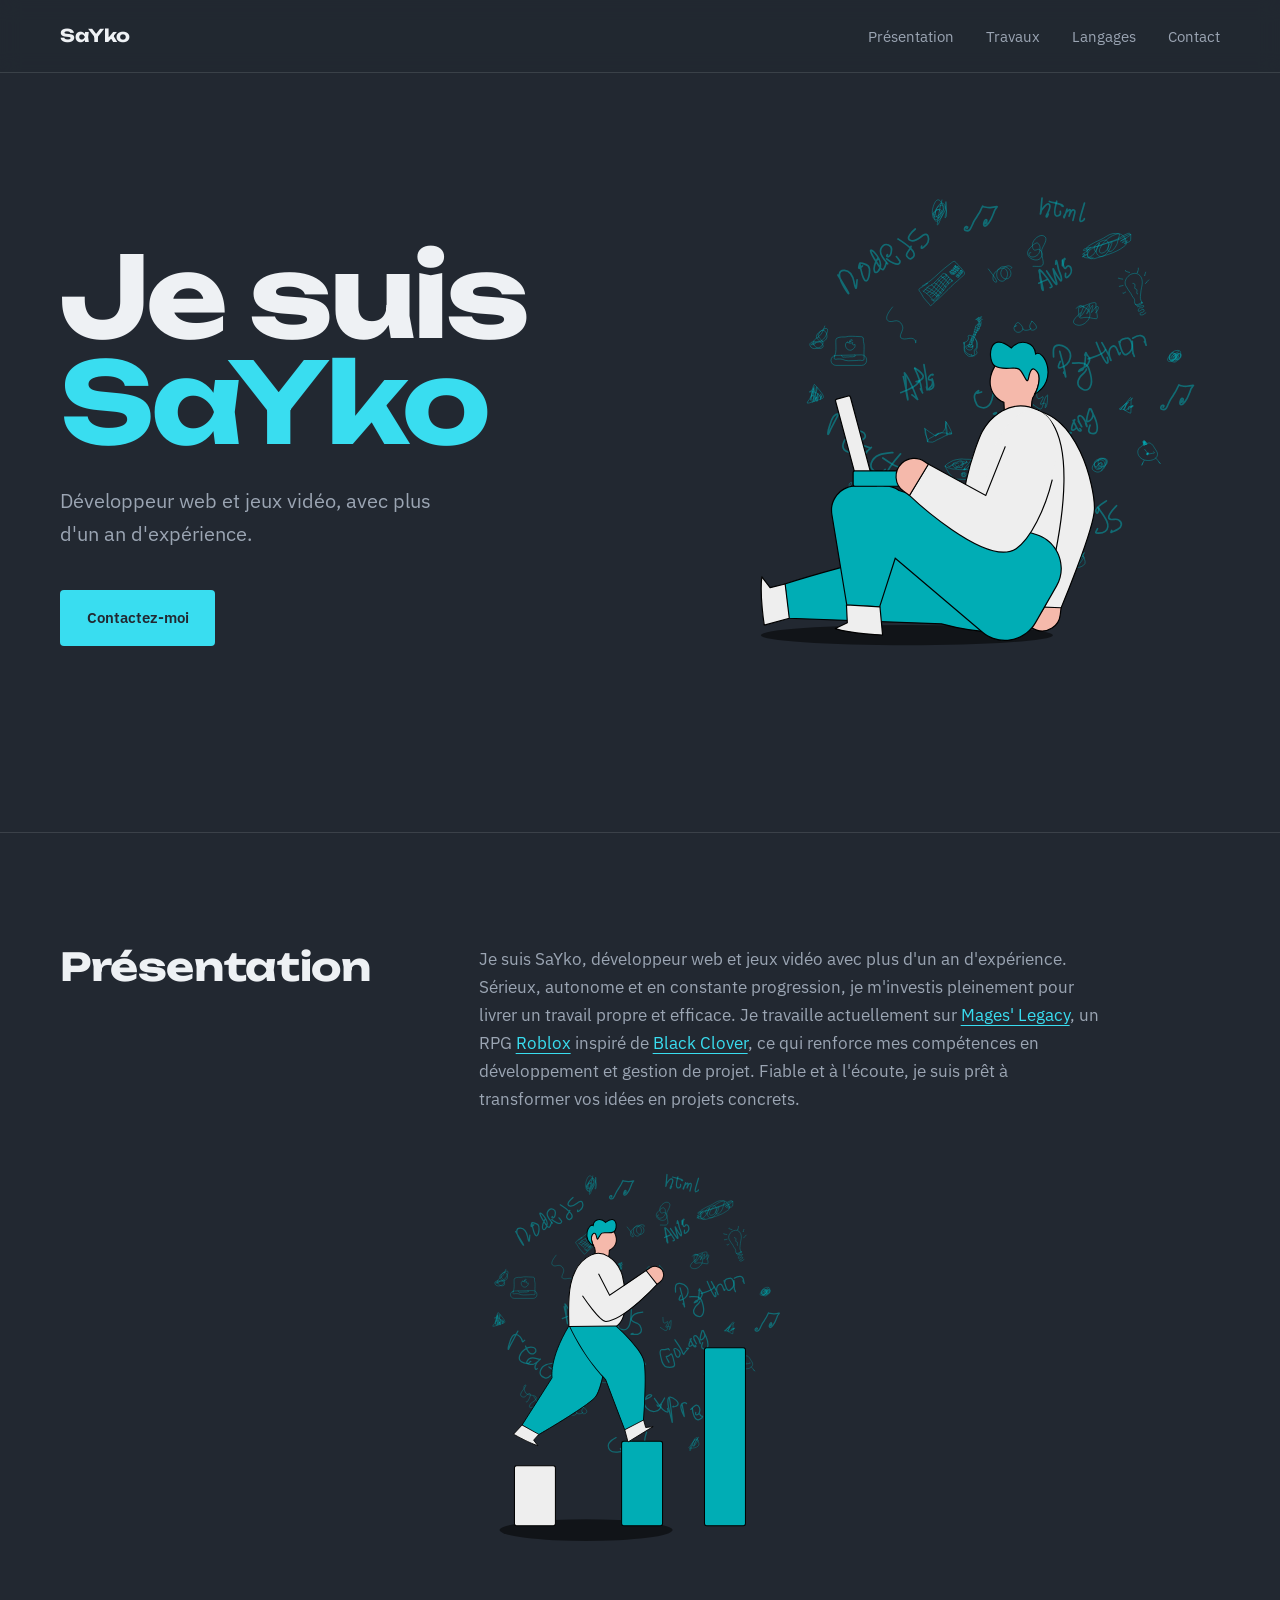
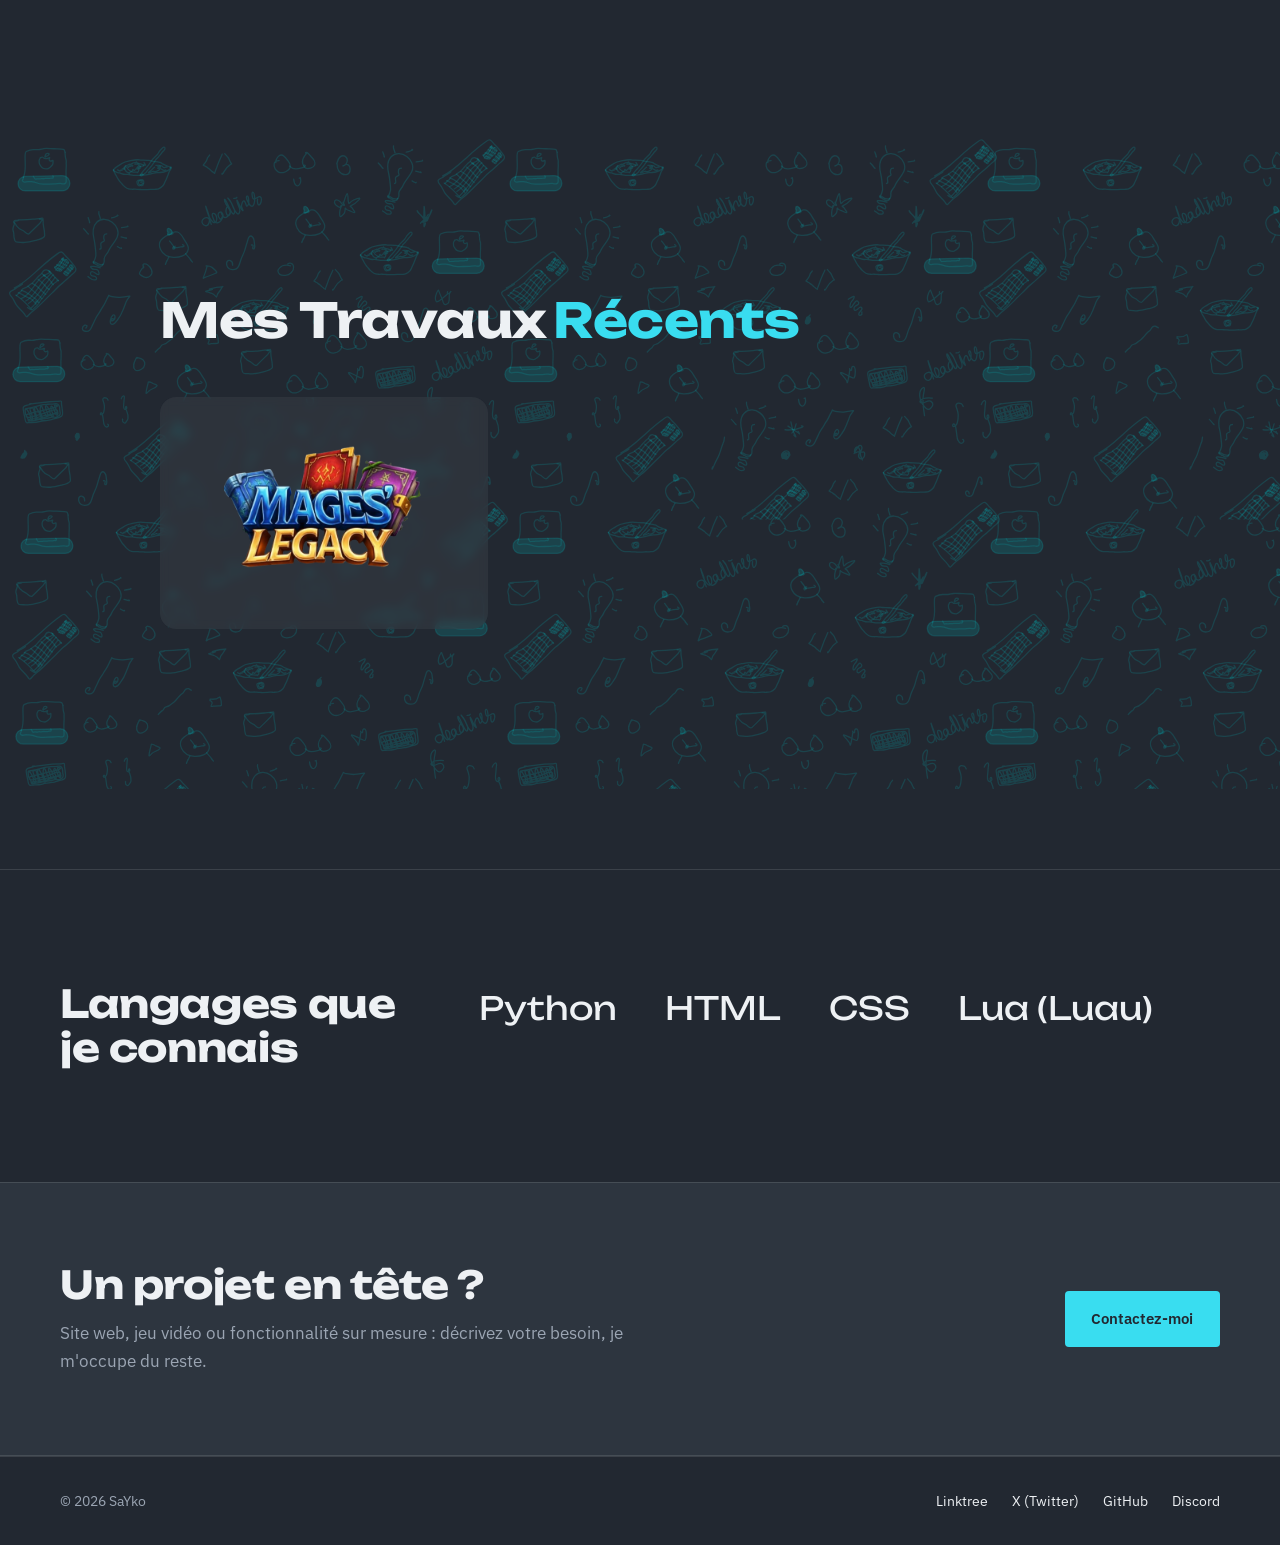
<file: index.html>
<!DOCTYPE html>
<html lang="fr">
<head>
  <meta charset="utf-8">
  <meta name="viewport" content="width=device-width, initial-scale=1.0">
  <title>SaYko | Portfolio</title>
  <link rel="icon" type="image/png" href="Assets/img/SK logo.png">
  <link rel="preconnect" href="https://fonts.googleapis.com">
  <link rel="preconnect" href="https://fonts.gstatic.com" crossorigin>
  <link href="https://fonts.googleapis.com/css2?family=IBM+Plex+Sans:wght@400;500;600&family=Unbounded:wght@500;700&display=swap" rel="stylesheet">
  <link rel="stylesheet" href="styles.css">
</head>
<body>

  <header class="site-header">
    <div class="container nav-wrap">
      <a class="brand" href="#accueil">SaYko</a>

      <button class="menu-toggle" type="button" aria-expanded="false" aria-controls="menu" aria-label="Ouvrir le menu">
        <span></span>
        <span></span>
        <span></span>
      </button>

      <nav class="navig" id="menu" aria-label="Navigation principale">
        <ul>
          <li><a href="#presentation">Présentation</a></li>
          <li><a href="#travaux">Travaux</a></li>
          <li><a href="#langages">Langages</a></li>
          <li><a href="contact.html">Contact</a></li>
        </ul>
      </nav>
    </div>
  </header>

  <main>

    <!-- Accueil -->
    <section class="hero container" id="accueil">
      <div>
        <h1>Je suis<br><span class="name">SaYko</span></h1>
        <p class="lead">Développeur web et jeux vidéo, avec plus d'un an d'expérience.</p>
        <div class="actions">
          <a class="btn btn-primary" href="contact.html">Contactez-moi</a>
        </div>
      </div>
      <img class="hero-img" src="Assets/svg/Hero.svg" alt="Illustration de SaYko">
    </section>

    <!-- Présentation -->
    <section class="section" id="presentation">
      <div class="container split">
        <h2>Présentation</h2>
        <div>
          <p class="body">Je suis SaYko, développeur web et jeux vidéo avec plus d'un an d'expérience. Sérieux, autonome et en constante progression, je m'investis pleinement pour livrer un travail propre et efficace. Je travaille actuellement sur <a href="https://www.roblox.com/games/107363146401193/Mages-Legacy" target="_blank" rel="noopener">Mages' Legacy</a>, un RPG <a href="https://en.wikipedia.org/wiki/Roblox_Corporation" target="_blank" rel="noopener">Roblox</a> inspiré de <a href="https://en.wikipedia.org/wiki/Black_Clover" target="_blank" rel="noopener">Black Clover</a>, ce qui renforce mes compétences en développement et gestion de projet. Fiable et à l'écoute, je suis prêt à transformer vos idées en projets concrets.</p>
          <img class="about-img" src="Assets/svg/AboutMe.svg" alt="">
        </div>
      </div>
    </section>

    <!-- Travaux -->
    <section class="works" id="travaux">
      <div class="worksContainer">
        <div class="projectTitle">
          <h2 class="aboutName">Mes Travaux</h2>
          <h2 class="aboutTitle">Récents</h2>
        </div>
        <ul>
          <li>
            <a href="https://www.roblox.com/games/107363146401193/Mages-Legacy" target="_blank" rel="noopener">
              <img src="Assets/img/Mages' Legacy.png" alt="Mages' Legacy">
            </a>
          </li>
        </ul>
      </div>
    </section>

    <!-- Langages -->
    <section class="section" id="langages">
      <div class="container split">
        <h2>Langages que je connais</h2>
        <div>
          <ul class="langs">
            <li>Python</li>
            <li>HTML</li>
            <li>CSS</li>
            <li>Lua (Luau)</li>
          </ul>
        </div>
      </div>
    </section>

    <section class="cta" id="contact">
      <div class="container cta-inner">
        <div>
          <h2 id="cta-titre">Un projet en tête ?</h2>
          <p class="body" id="cta-texte">Site web, jeu vidéo ou fonctionnalité sur mesure : décrivez votre besoin, je m'occupe du reste.</p>
        </div>
        <a class="btn btn-primary" href="contact.html">Contactez-moi</a>
      </div>
    </section>

  </main>

  <footer class="site-footer">
    <div class="container footer-meta">
      <p>© 2026 SaYko</p>
      <ul class="socials">
        <li><a href="https://linktr.ee/saykosx" target="_blank" rel="noopener">Linktree</a></li>
        <li><a href="https://x.com/SaYkoDev" target="_blank" rel="noopener">X (Twitter)</a></li>
        <li><a href="https://github.com/SaYk0Dev" target="_blank" rel="noopener">GitHub</a></li>
<li><a href="https://discord.com/users/1066790661820530728" target="_blank" rel="noopener">Discord</a></li>
      </ul>
    </div>
  </footer>

  <script>
    const toggle = document.querySelector('.menu-toggle');
    const menu = document.getElementById('menu');

    function setMenu(open) {
      menu.classList.toggle('is-open', open);
      toggle.classList.toggle('is-open', open);
      toggle.setAttribute('aria-expanded', String(open));
      toggle.setAttribute('aria-label', open ? 'Fermer le menu' : 'Ouvrir le menu');
    }

    toggle.addEventListener('click', () => {
      setMenu(!menu.classList.contains('is-open'));
    });

    menu.querySelectorAll('a').forEach((link) => {
      link.addEventListener('click', () => setMenu(false));
    });
  </script>


  <script src="config.js"></script>
  <script>
    if (!COMMANDES_OUVERTES) {
      document.getElementById('cta-titre').textContent = 'Commandes fermées';
      document.getElementById('cta-texte').textContent = "Je n'accepte pas de nouvelle demande pour le moment. Pour une question, écrivez-moi directement.";
    }
  </script>

</body>
</html>
</file>
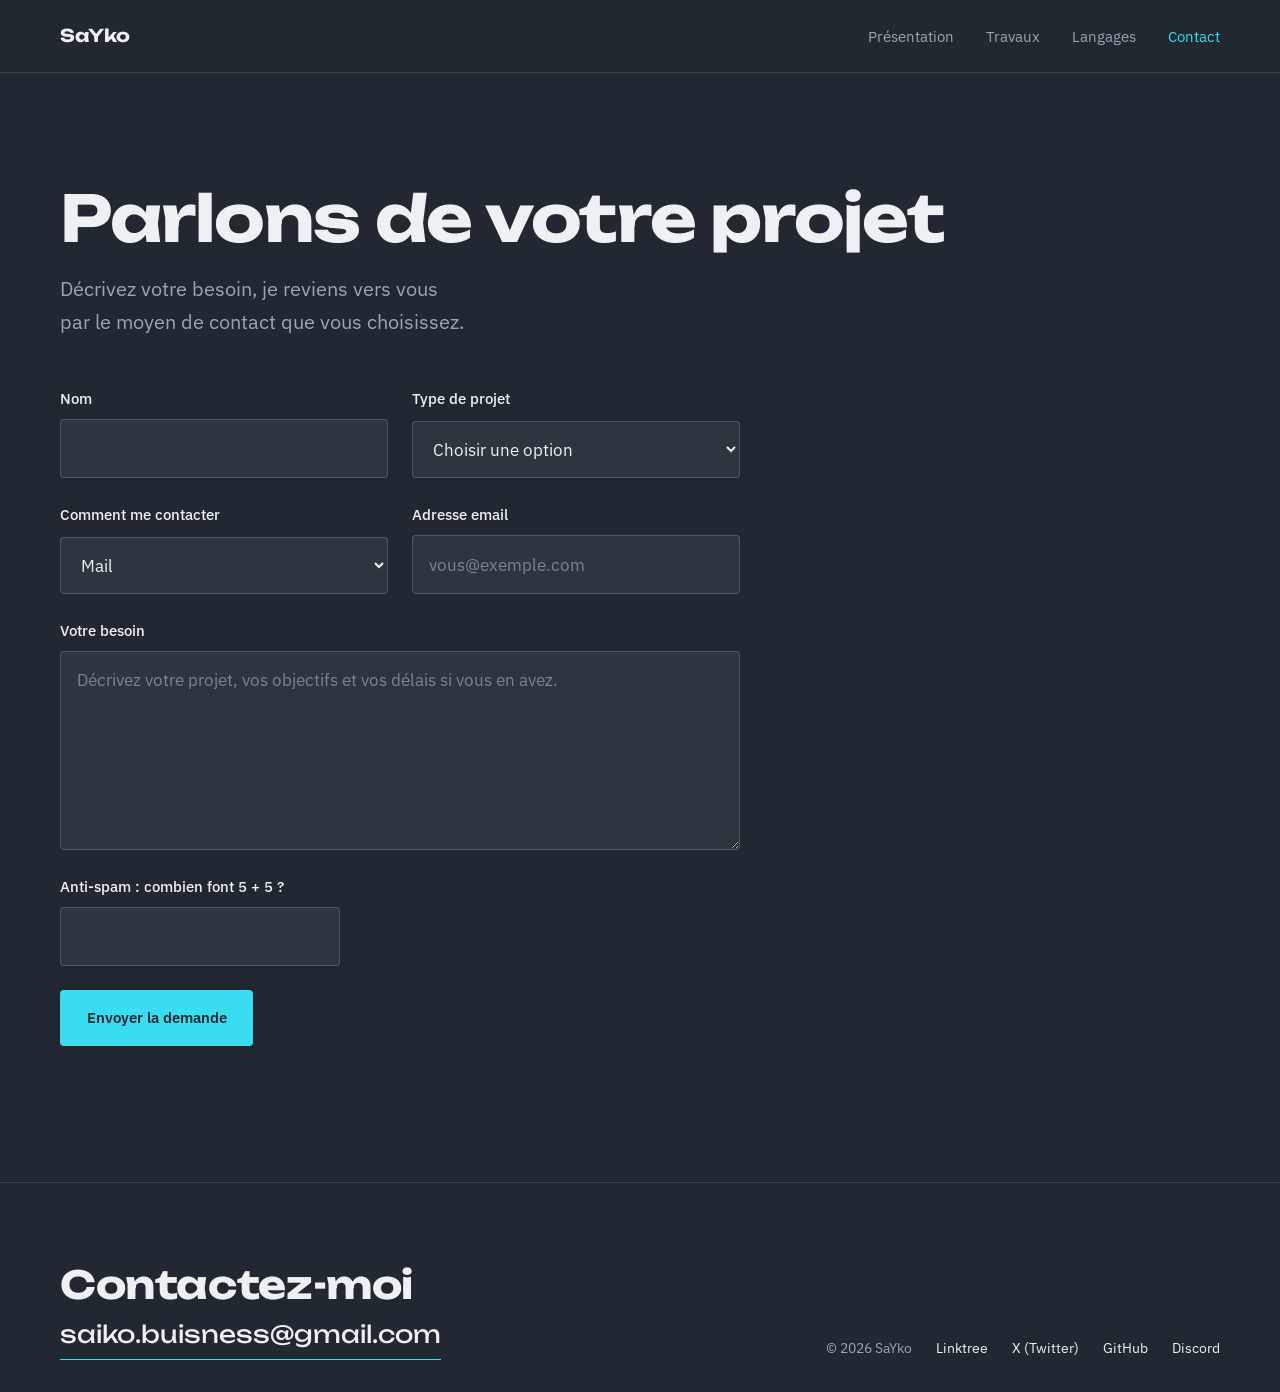
<file: contact.html>
<!DOCTYPE html>
<html lang="fr">
<head>
  <meta charset="utf-8">
  <meta name="viewport" content="width=device-width, initial-scale=1.0">
  <title>Contact | SaYko</title>
  <link rel="icon" type="image/png" href="Assets/img/SK logo.png">
  <link rel="preconnect" href="https://fonts.googleapis.com">
  <link rel="preconnect" href="https://fonts.gstatic.com" crossorigin>
  <link href="https://fonts.googleapis.com/css2?family=IBM+Plex+Sans:wght@400;500;600&family=Unbounded:wght@500;700&display=swap" rel="stylesheet">
  <link rel="stylesheet" href="styles.css">
</head>
<body>

  <header class="site-header">
    <div class="container nav-wrap">
      <a class="brand" href="index.html">SaYko</a>

      <button class="menu-toggle" type="button" aria-expanded="false" aria-controls="menu" aria-label="Ouvrir le menu">
        <span></span>
        <span></span>
        <span></span>
      </button>

      <nav class="navig" id="menu" aria-label="Navigation principale">
        <ul>
          <li><a href="index.html#presentation">Présentation</a></li>
          <li><a href="index.html#travaux">Travaux</a></li>
          <li><a href="index.html#langages">Langages</a></li>
          <li><a href="contact.html" aria-current="page">Contact</a></li>
        </ul>
      </nav>
    </div>
  </header>

  <main>

    <section class="page-intro container">
      <h1 id="page-titre">Parlons de votre projet</h1>
      <p class="lead" id="page-lead">Décrivez votre besoin, je reviens vers vous par le moyen de contact que vous choisissez.</p>
    </section>

    <section class="form-block container">
      <!-- Message affiché quand les commandes sont fermées -->
      <div class="closed-msg" id="fermees" hidden>
        <p>Les commandes sont fermées pour le moment. Pour toute question, écrivez-moi directement à <a href="mailto:saiko.buisness@gmail.com">saiko.buisness@gmail.com</a>.</p>
      </div>

      <!-- Formulaire envoyé à Formspree -->
      <form class="contact-form" id="demande" action="https://formspree.io/f/xoejzkyj" method="POST">

        <!-- Champs techniques pour Formspree -->
        <input type="hidden" name="_subject" value="Nouvelle demande de projet">
        <input type="text" name="_gotcha" tabindex="-1" autocomplete="off" aria-hidden="true" style="display:none">

        <div class="form-row">
          <div class="field">
            <label for="nom">Nom</label>
            <input id="nom" name="nom" type="text" autocomplete="name" required>
          </div>
          <div class="field">
            <label for="type">Type de projet</label>
            <select id="type" name="type_projet" required>
              <option value="" selected disabled>Choisir une option</option>
              <option>Site web</option>
              <option>Jeu vidéo</option>
              <option>Autre</option>
            </select>
          </div>
        </div>

        <div class="form-row">
          <div class="field">
            <label for="methode">Comment me contacter</label>
            <select id="methode" name="methode" required>
              <option value="mail" selected>Mail</option>
              <option value="sms">SMS</option>
              <option value="whatsapp">WhatsApp</option>
              <option value="discord">Discord</option>
            </select>
          </div>
          <div class="field">
            <label for="coord" id="coord-label">Adresse email</label>
            <input id="coord" name="email" type="email" placeholder="vous@exemple.com" required>
          </div>
        </div>

        <div class="field">
          <label for="message">Votre besoin</label>
          <textarea id="message" name="message" rows="6" placeholder="Décrivez votre projet, vos objectifs et vos délais si vous en avez." required></textarea>
        </div>

        <!-- Vérification anti-spam : pas de name, donc pas envoyée à Formspree -->
        <div class="field captcha">
          <label for="captcha" id="captcha-label">Anti-spam : combien font 3 + 5 ?</label>
          <input id="captcha" type="number" inputmode="numeric" autocomplete="off" required>
          <p class="field-error" id="captcha-erreur" role="alert"></p>
        </div>

        <button class="btn btn-primary" type="submit">Envoyer la demande</button>
        <p class="form-status" id="statut" role="status"></p>
      </form>
    </section>

    <!-- Confirmation avant envoi -->
    <dialog class="confirm" id="confirmation" aria-labelledby="confirm-titre">
      <h2 id="confirm-titre">Envoyer votre demande ?</h2>
      <p>Vérifiez vos informations avant l'envoi.</p>
      <div class="confirm-actions">
        <button class="btn btn-ghost" type="button" id="annuler">Annuler</button>
        <button class="btn btn-danger" type="button" id="confirmer">Confirmer</button>
      </div>
    </dialog>

  </main>

  <footer class="site-footer contact-footer">
    <div class="container footer-inner">
      <div>
        <h2>Contactez-moi</h2>
        <a class="mail" href="mailto:saiko.buisness@gmail.com">saiko.buisness@gmail.com</a>
      </div>
      <div class="footer-meta">
        <p>© 2026 SaYko</p>
        <ul class="socials">
          <li><a href="https://linktr.ee/saykosx" target="_blank" rel="noopener">Linktree</a></li>
          <li><a href="https://x.com/SaYkoDev" target="_blank" rel="noopener">X (Twitter)</a></li>
          <li><a href="https://github.com/SaYk0Dev" target="_blank" rel="noopener">GitHub</a></li>
<li><a href="https://discord.com/users/1066790661820530728" target="_blank" rel="noopener">Discord</a></li>
        </ul>
      </div>
    </div>
  </footer>

  <script>
    const toggle = document.querySelector('.menu-toggle');
    const menu = document.getElementById('menu');

    function setMenu(open) {
      menu.classList.toggle('is-open', open);
      toggle.classList.toggle('is-open', open);
      toggle.setAttribute('aria-expanded', String(open));
      toggle.setAttribute('aria-label', open ? 'Fermer le menu' : 'Ouvrir le menu');
    }

    toggle.addEventListener('click', () => {
      setMenu(!menu.classList.contains('is-open'));
    });

    menu.querySelectorAll('a').forEach((link) => {
      link.addEventListener('click', () => setMenu(false));
    });

    // Formulaire
    const FORMULAIRE_URL = 'https://formspree.io/f/xoejzkyj';
    const form = document.getElementById('demande');
    const confirmation = document.getElementById('confirmation');
    const methode = document.getElementById('methode');
    const coord = document.getElementById('coord');
    const coordLabel = document.getElementById('coord-label');
    const statut = document.getElementById('statut');
    const confirmer = document.getElementById('confirmer');
    const captchaLabel = document.getElementById('captcha-label');
    const captchaInput = document.getElementById('captcha');
    const captchaErreur = document.getElementById('captcha-erreur');
    let captchaReponse = 0;

    const champs = {
      mail: { label: 'Adresse email', type: 'email', placeholder: 'vous@exemple.com', nom: 'email' },
      sms: { label: 'Numéro de téléphone', type: 'tel', placeholder: '+33 6 12 34 56 78', nom: 'telephone' },
      whatsapp: { label: 'Numéro WhatsApp', type: 'tel', placeholder: '+33 6 12 34 56 78', nom: 'whatsapp' },
      discord: { label: 'Identifiant Discord', type: 'text', placeholder: 'ex : pseudo', nom: 'discord' }
    };

    function majChamp() {
      const c = champs[methode.value];
      coordLabel.textContent = c.label;
      coord.type = c.type;
      coord.placeholder = c.placeholder;
      coord.name = c.nom;
    }

    function nouveauCaptcha() {
      const a = Math.floor(Math.random() * 9) + 1;
      const b = Math.floor(Math.random() * 9) + 1;
      captchaReponse = a + b;
      captchaLabel.textContent = `Anti-spam : combien font ${a} + ${b} ?`;
      captchaInput.value = '';
    }

    methode.addEventListener('change', majChamp);

    form.addEventListener('submit', (e) => {
      e.preventDefault();
      statut.textContent = '';
      statut.classList.remove('is-error');

      if (Number(captchaInput.value) !== captchaReponse) {
        captchaErreur.textContent = 'Réponse incorrecte, essayez encore.';
        nouveauCaptcha();
        captchaInput.focus();
        return;
      }

      captchaErreur.textContent = '';
      confirmation.showModal();
    });

    document.getElementById('annuler').addEventListener('click', () => {
      confirmation.close();
    });

    confirmer.addEventListener('click', async () => {
      confirmation.close();
      confirmer.disabled = true;
      statut.classList.remove('is-error');
      statut.textContent = 'Envoi en cours…';

      try {
        const reponse = await fetch(FORMULAIRE_URL, {
          method: 'POST',
          headers: { Accept: 'application/json' },
          body: new FormData(form)
        });

        if (!reponse.ok) {
          throw new Error('Réponse ' + reponse.status);
        }

        form.reset();
        majChamp();
        nouveauCaptcha();
        statut.textContent = 'Merci ! Votre demande a bien été envoyée.';
      } catch (erreur) {
        statut.classList.add('is-error');
        statut.textContent = "L'envoi a échoué. Réessayez, ou écrivez-moi directement à saiko.buisness@gmail.com.";
      } finally {
        confirmer.disabled = false;
      }
    });

    nouveauCaptcha();
  </script>


  <script src="config.js"></script>
  <script>
    if (!COMMANDES_OUVERTES) {
      document.getElementById('page-titre').textContent = 'Commandes fermées';
      document.getElementById('page-lead').textContent = "Je n'accepte pas de nouvelle demande pour le moment.";
      document.getElementById('demande').hidden = true;
      document.getElementById('fermees').hidden = false;
    }
  </script>

</body>
</html>
</file>
<file: styles.css>
:root {
  color-scheme: dark;
  --night: #222831;
  --slate: #2d353f;
  --aqua: #39ddf0;
  --cornflower: #6495ed;
  --red: #d32f2f;
  --paper: #eef1f4;
  --mist: #9ba5b3;
  --hairline: rgba(238, 241, 244, 0.12);
  --edge: rgba(238, 241, 244, 0.35);
  --font-display: "Unbounded", system-ui, sans-serif;
  --font-body: "IBM Plex Sans", system-ui, sans-serif;
}

*, *::before, *::after { margin: 0; padding: 0; box-sizing: border-box; }
html { scroll-behavior: smooth; }

body {
  background: var(--night);
  color: var(--paper);
  font-family: var(--font-body);
  font-size: 1.0625rem;
  line-height: 1.65;
  -webkit-font-smoothing: antialiased;
}

img { display: block; max-width: 100%; }
a { color: inherit; }
ul { list-style: none; }
button, input, select, textarea { font: inherit; color: inherit; }

h1, h2, h3 {
  font-family: var(--font-display);
  font-weight: 700;
  line-height: 1.15;
  letter-spacing: -0.01em;
}

:focus-visible { outline: 2px solid var(--aqua); outline-offset: 4px; }

.container { width: min(1160px, 100% - 3rem); margin-inline: auto; }

[hidden] { display: none !important; }

/* ---------- En-tête ---------- */

.site-header {
  position: sticky;
  top: 0;
  z-index: 10;
  background: rgba(34, 40, 49, 0.85);
  backdrop-filter: blur(10px);
  border-bottom: 1px solid var(--hairline);
}

.nav-wrap {
  height: 4.5rem;
  display: flex;
  align-items: center;
  justify-content: space-between;
  gap: 2rem;
}

.brand {
  font-family: var(--font-display);
  font-weight: 700;
  font-size: 1.1rem;
  text-decoration: none;
}

.navig ul { display: flex; gap: 2rem; }

.navig a {
  color: var(--mist);
  text-decoration: none;
  font-size: 0.95rem;
  transition: color 0.2s;
}

.navig a:hover,
.navig a[aria-current="page"] { color: var(--aqua); }

/* Bouton menu (sous 1000px) */

.menu-toggle {
  display: none;
  flex-direction: column;
  justify-content: center;
  align-items: center;
  gap: 5px;
  width: 44px;
  height: 44px;
  padding: 0;
  background: transparent;
  border: 1px solid var(--edge);
  border-radius: 4px;
  cursor: pointer;
  transition: border-color 0.2s;
}

.menu-toggle:hover { border-color: var(--paper); }

.menu-toggle span {
  display: block;
  width: 20px;
  height: 2px;
  background: var(--paper);
  border-radius: 2px;
  transition: transform 0.25s ease, opacity 0.2s ease;
}

.menu-toggle.is-open span:nth-child(1) { transform: translateY(7px) rotate(45deg); }
.menu-toggle.is-open span:nth-child(2) { opacity: 0; }
.menu-toggle.is-open span:nth-child(3) { transform: translateY(-7px) rotate(-45deg); }

/* ---------- Éléments communs ---------- */

.section,
.works,
.cta { scroll-margin-top: 4.5rem; }

.section {
  padding: 7rem 0;
  border-top: 1px solid var(--hairline);
}

.split {
  display: grid;
  grid-template-columns: minmax(0, 1fr) minmax(0, 2fr);
  gap: 3rem;
}

.split h2,
.cta h2 { font-size: clamp(1.75rem, 3.2vw, 2.4rem); }

.body {
  max-width: 62ch;
  color: var(--mist);
}

.body a {
  color: var(--aqua);
  text-decoration: underline;
  text-decoration-thickness: 1px;
  text-underline-offset: 4px;
}

.body a:hover { color: var(--cornflower); }

.btn {
  display: inline-flex;
  align-items: center;
  padding: 0.9rem 1.6rem;
  border: 1px solid transparent;
  border-radius: 4px;
  font-weight: 600;
  font-size: 0.95rem;
  text-decoration: none;
  cursor: pointer;
  transition: background-color 0.2s, color 0.2s, border-color 0.2s;
}

.btn-primary {
  background: var(--aqua);
  color: var(--night);
}

.btn-primary:hover { background: var(--paper); }

.btn-ghost { border-color: var(--edge); }
.btn-ghost:hover { border-color: var(--paper); }

/* ---------- Accueil ---------- */

.hero {
  display: grid;
  grid-template-columns: 1.2fr 1fr;
  align-items: center;
  gap: 3rem;
  padding: 6rem 0 7rem;
}

.hero h1 {
  font-size: clamp(3.25rem, 9vw, 7rem);
  line-height: 0.95;
  letter-spacing: -0.03em;
}

.name { color: var(--aqua); }

.lead {
  margin-top: 1.75rem;
  max-width: 34ch;
  font-size: 1.25rem;
  color: var(--mist);
}

.actions {
  display: flex;
  flex-wrap: wrap;
  gap: 1rem;
  margin-top: 2.5rem;
}

.hero-img {
  justify-self: end;
  width: 100%;
  max-width: 460px;
  animation: rise 0.9s ease-out both;
}

@keyframes rise {
  from { opacity: 0; transform: translateY(24px); }
  to { opacity: 1; transform: none; }
}

/* ---------- Présentation ---------- */

.about-img {
  width: 100%;
  max-width: 320px;
  margin-top: 2.5rem;
}

/* ---------- Travaux ---------- */

.works {
  background-image: url(Assets/svg/background.svg);
  padding: 10rem 10rem;
  margin: 5rem 0;
}

.worksContainer {
  display: flex;
  flex-direction: column;
  gap: 3rem;
  max-width: 1200px;
  margin: 0 auto;
}

.projectTitle {
  display: flex;
  align-items: center;
  gap: 0.4rem;
  font-size: 2rem;
}

.aboutName { color: var(--paper); }
.aboutTitle { color: var(--aqua); }

.works ul {
  display: flex;
  flex-wrap: wrap;
  gap: 15px;
  align-items: center;
  justify-content: space-between;
}

.works li {
  position: relative;
  border-radius: 16px;
  background-color: rgba(57, 62, 70, 0.5);
  backdrop-filter: blur(4px);
  padding: 1rem 4rem;
}

.works li:hover { z-index: 1; }
.works li a { display: block; }

.works li img {
  width: 200px;
  height: 200px;
  object-fit: contain;
  transition: transform 0.2s;
}

.works li:hover img { transform: scale(1.35); }

/* ---------- Langages ---------- */

.langs {
  display: flex;
  flex-wrap: wrap;
  gap: 1rem 3rem;
}

.langs li {
  font-family: var(--font-display);
  font-size: clamp(1.4rem, 3vw, 2rem);
}

/* ---------- Bandeau de contact (accueil) ---------- */

.cta {
  background: var(--slate);
  border-block: 1px solid var(--hairline);
  padding: 5rem 0;
}

.cta-inner {
  display: flex;
  flex-wrap: wrap;
  align-items: center;
  justify-content: space-between;
  gap: 2rem;
}

.cta h2 { margin-bottom: 0.75rem; }
.cta .body { margin: 0; }

/* ---------- Page contact ---------- */

.page-intro { padding: 7rem 0 3rem; }

.page-intro h1 {
  font-size: clamp(2.4rem, 6vw, 4rem);
  line-height: 1.05;
  letter-spacing: -0.02em;
}

.page-intro .lead { margin-top: 1.25rem; }

.form-block { padding-bottom: 7rem; }

.closed-msg {
  max-width: 680px;
  padding: 2rem;
  background: var(--slate);
  border: 1px solid var(--edge);
  border-radius: 8px;
  color: var(--mist);
}

.closed-msg a { color: var(--aqua); }

.contact-form {
  display: grid;
  gap: 1.5rem;
  max-width: 680px;
}

.form-row {
  display: grid;
  grid-template-columns: 1fr 1fr;
  gap: 1.5rem;
}

.field {
  display: grid;
  gap: 0.5rem;
}

.field label {
  font-size: 0.95rem;
  font-weight: 500;
}

.field input,
.field select,
.field textarea {
  width: 100%;
  padding: 0.9rem 1rem;
  background: var(--slate);
  border: 1px solid rgba(238, 241, 244, 0.18);
  border-radius: 4px;
  transition: border-color 0.2s;
}

.field textarea {
  min-height: 10rem;
  resize: vertical;
}

.field input::placeholder,
.field textarea::placeholder { color: rgba(155, 165, 179, 0.7); }

.field input:focus,
.field select:focus,
.field textarea:focus { border-color: var(--aqua); }

.contact-form .btn { justify-self: start; }

/* ---------- Pied de page ---------- */

.site-footer {
  padding: 2rem 0;
  border-top: 1px solid var(--hairline);
  color: var(--mist);
  font-size: 0.9rem;
}

.contact-footer { padding: 5rem 0 2rem; }

.footer-inner {
  display: flex;
  flex-wrap: wrap;
  align-items: flex-end;
  justify-content: space-between;
  gap: 2rem;
}

.contact-footer h2 {
  font-size: clamp(1.75rem, 3.2vw, 2.4rem);
  color: var(--paper);
  margin-bottom: 0.5rem;
}

.mail {
  display: inline-block;
  padding-bottom: 0.25rem;
  font-family: var(--font-display);
  font-size: clamp(1.1rem, 2.5vw, 1.5rem);
  color: var(--paper);
  text-decoration: none;
  border-bottom: 1px solid var(--aqua);
  word-break: break-all;
}

.mail:hover { color: var(--aqua); }

.footer-meta {
  display: flex;
  flex-wrap: wrap;
  align-items: center;
  justify-content: space-between;
  gap: 1.5rem;
}

.footer-meta p { margin: 0; }

.socials {
  display: flex;
  gap: 1.5rem;
}

.socials a {
  color: var(--paper);
  text-decoration: none;
  transition: color 0.2s;
}

.socials a:hover { color: var(--aqua); }

.form-status {
  color: var(--aqua);
  font-size: 0.95rem;
}

.form-status.is-error { color: #ff8a80; }

.btn:disabled {
  opacity: 0.6;
  cursor: wait;
}

.btn-danger {
  background: var(--red);
  color: #fff;
}

.btn-danger:hover { background: #e04848; }

.confirm {
  width: min(440px, calc(100% - 3rem));
  margin: auto;
  padding: 2rem;
  background: var(--slate);
  color: var(--paper);
  border: 1px solid var(--edge);
  border-radius: 8px;
}

.confirm::backdrop {
  background: rgba(14, 17, 22, 0.7);
  backdrop-filter: blur(4px);
}

.confirm h2 {
  font-size: 1.4rem;
  margin-bottom: 0.75rem;
}

.confirm p { margin-bottom: 1.75rem; color: var(--mist); }

.confirm-actions {
  display: flex;
  flex-wrap: wrap;
  justify-content: flex-end;
  gap: 1rem;
}

/* ---------- Adaptation : menu en burger (sous 1000px) ---------- */

@media (max-width: 1000px) {
  .menu-toggle { display: flex; }

  .navig {
    display: none;
    position: absolute;
    top: 100%;
    left: 0;
    right: 0;
    background: var(--night);
    border-bottom: 1px solid var(--hairline);
  }

  .navig.is-open { display: block; }

  .navig ul {
    flex-direction: column;
    gap: 0;
    width: min(1160px, 100% - 3rem);
    margin-inline: auto;
    padding: 0.5rem 0 1rem;
  }

  .navig a {
    display: block;
    padding: 0.9rem 0;
    font-size: 1rem;
    color: var(--paper);
  }

  .works { padding: 5rem 1.5rem; }

  .works ul {
    flex-direction: column;
    gap: 1rem;
  }

  .works li { padding: 1rem 2rem; }
}

/* ---------- Adaptation : mise en page (sous 860px) ---------- */

@media (max-width: 860px) {
  .hero,
  .split { grid-template-columns: 1fr; }

  .hero { padding: 4rem 0 5rem; }

  .hero-img {
    justify-self: start;
    max-width: 320px;
  }

  .split { gap: 1.5rem; }
}

@media (max-width: 600px) {
  .section { padding: 5rem 0; }
  .form-row { grid-template-columns: 1fr; }
}

/* ---------- Anti-spam ---------- */

.captcha { max-width: 280px; }

.field-error {
  color: #ff8a80;
  font-size: 0.9rem;
}

.field-error:empty { display: none; }

/* ---------- Mobile : centrage et textes (sous 860px) ---------- */

@media (max-width: 860px) {
  .hero { text-align: center; }
  .hero .actions { justify-content: center; }
  .hero .lead { margin-inline: auto; }
  .hero-img { justify-self: center; }
  .about-img { margin-inline: auto; }

  .split { text-align: center; }
  .split .body { margin-inline: auto; }

  .projectTitle {
    flex-wrap: wrap;
    justify-content: center;
    text-align: center;
    font-size: 1.6rem;
  }

  .cta-inner { justify-content: center; text-align: center; }
  .cta .body { margin-inline: auto; }

  .footer-inner,
  .footer-meta {
    justify-content: center;
    text-align: center;
  }

  .socials { justify-content: center; }
}

@media (prefers-reduced-motion: reduce) {
  html { scroll-behavior: auto; }
  .hero-img { animation: none; }
}
</file>
